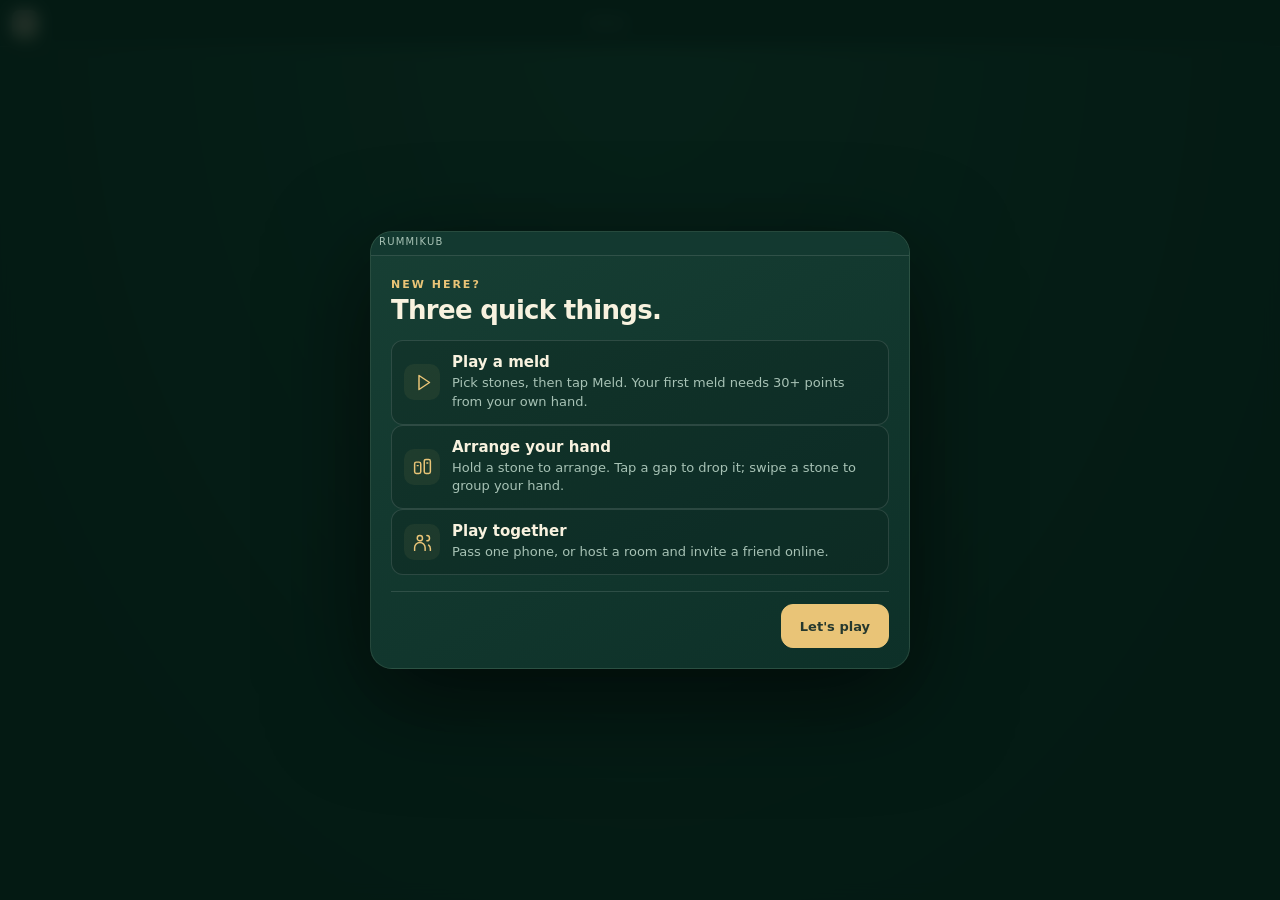
<file: index.html>
<!doctype html>
<html lang="en">
<head>
  <meta charset="utf-8">
  <meta name="viewport" content="width=device-width, initial-scale=1, viewport-fit=cover">
  <meta name="theme-color" content="#0b2823">
  <title>Rummikub Table</title>
  <link rel="stylesheet" href="./assets/app.css">
  <meta name="app-version" content="0.41.115">
  <meta name="app-built" content="2026-11-04 20:19">
  <link rel="manifest" href="manifest.webmanifest">
  <link rel="apple-touch-icon" href="icons/icon-192.png">
  <link rel="icon" href="icons/icon-192.png">
</head>
<body>
  <!-- [UIU-05] The icon sprite: every UI icon is one <symbol> here, drawn with <use>. No emoji,
       no platform glyph fonts. `ui/icons.js#icon(name)` renders the same symbols in JS. -->
  <svg class="icon-sprite" aria-hidden="true" focusable="false"><defs>
    <symbol id="ico-menu" viewBox="0 0 24 24"><path d="M4 6h16M4 12h16M4 18h16"/></symbol>
    <symbol id="ico-close" viewBox="0 0 24 24"><path d="M6 6l12 12M18 6 6 18"/></symbol>
    <symbol id="ico-chevronDown" viewBox="0 0 24 24"><path d="m6 9 6 6 6-6"/></symbol>
    <symbol id="ico-chevronRight" viewBox="0 0 24 24"><path d="m9 6 6 6-6 6"/></symbol>
    <symbol id="ico-chevronLeft" viewBox="0 0 24 24"><path d="m15 6-6 6 6 6"/></symbol>
    <symbol id="ico-undo" viewBox="0 0 24 24"><path d="M9 14 4 9l5-5"/><path d="M4 9h11a5 5 0 0 1 0 10h-4"/></symbol>
    <symbol id="ico-plus" viewBox="0 0 24 24"><path d="M12 5v14M5 12h14"/></symbol>
    <symbol id="ico-check" viewBox="0 0 24 24"><path d="m4 12 5 5L20 6"/></symbol>
    <symbol id="ico-more" viewBox="0 0 24 24"><circle cx="5" cy="12" r="1.5" fill="currentColor" stroke="none"/><circle cx="12" cy="12" r="1.5" fill="currentColor" stroke="none"/><circle cx="19" cy="12" r="1.5" fill="currentColor" stroke="none"/></symbol>
    <symbol id="ico-lock" viewBox="0 0 24 24"><rect x="5" y="11" width="14" height="9" rx="2"/><path d="M8 11V8a4 4 0 0 1 8 0v3"/></symbol>
    <symbol id="ico-arrowRight" viewBox="0 0 24 24"><path d="M4 12h16m-6-6 6 6-6 6"/></symbol>
    <symbol id="ico-expand" viewBox="0 0 24 24"><path d="M8 3H3v5m13-5h5v5M3 16v5h5m13-5v5h-5"/></symbol>
    <symbol id="ico-shrink" viewBox="0 0 24 24"><path d="M3 8h5V3m13 5h-5V3M8 21v-5H3m13 5v-5h5"/></symbol>
    <symbol id="ico-play" viewBox="0 0 24 24"><path d="m8 4 12 8-12 8z"/></symbol>
    <symbol id="ico-device" viewBox="0 0 24 24"><rect x="6" y="2" width="12" height="20" rx="3"/><path d="M10 18h4"/></symbol>
    <symbol id="ico-hand" viewBox="0 0 24 24"><rect x="3" y="7" width="7" height="13" rx="2"/><rect x="14" y="4" width="7" height="16" rx="2"/><path d="M6 11h1m10-3h1"/></symbol>
    <symbol id="ico-table" viewBox="0 0 24 24"><rect x="3" y="4" width="18" height="14" rx="3"/><path d="M7 18v3m10-3v3M8 9h8m-8 4h5"/></symbol>
    <symbol id="ico-sound" viewBox="0 0 24 24"><path d="M11 4 5 9H2v6h3l6 5zM15 8a6 6 0 0 1 0 8m3-11a10 10 0 0 1 0 14"/></symbol>
    <symbol id="ico-look" viewBox="0 0 24 24"><path d="M12 3a9 9 0 1 0 0 18h1a2 2 0 0 0 1-4 2 2 0 0 1 1-4h3a3 3 0 0 0 3-3c0-4-4-7-9-7Z"/><path d="M7 9h.01M11 6h.01M16 7h.01M6 14h.01"/></symbol>
    <symbol id="ico-data" viewBox="0 0 24 24"><path d="M3 7h18v13H3zM3 7V4h7l2 3m-4 6h8m-8 4h5"/></symbol>
    <symbol id="ico-home" viewBox="0 0 24 24"><path d="m3 10 9-7 9 7M5 9v12h14V9m-10 12v-7h6v7"/></symbol>
    <symbol id="ico-room" viewBox="0 0 24 24"><circle cx="9" cy="7" r="3"/><path d="M3 21v-3a6 6 0 0 1 12 0v3m2-17a3 3 0 0 1 0 6m2 5a5 5 0 0 1 2 4v2"/></symbol>
    <symbol id="ico-history" viewBox="0 0 24 24"><path d="M3 11a9 9 0 1 1 3 8M3 4v7h7m2-4v6l4 2"/></symbol>
    <symbol id="ico-stats" viewBox="0 0 24 24"><path d="M4 20V10m8 10V4m8 16v-7"/></symbol>
    <symbol id="ico-options" viewBox="0 0 24 24"><path d="M4 7h16M4 17h16"/><circle cx="9" cy="7" r="3"/><circle cx="15" cy="17" r="3"/></symbol>
    <symbol id="ico-help" viewBox="0 0 24 24"><circle cx="12" cy="12" r="9"/><path d="M9 9a3 3 0 1 1 5 2c-2 1-2 2-2 3m0 3h.01"/></symbol>
    <symbol id="ico-edit" viewBox="0 0 24 24"><path d="m15 4 5 5M4 20l4-1L21 6l-5-5L3 14z"/></symbol>
    <symbol id="ico-trash" viewBox="0 0 24 24"><path d="M3 6h18M9 6V3h6v3M5 6l1 15h12l1-15M10 10v7m4-7v7"/></symbol>
    <symbol id="ico-update" viewBox="0 0 24 24"><path d="M20 12a8 8 0 1 1-2.34-5.66"/><path d="M20 4v4.5h-4.5"/></symbol>
  </defs></svg>
  <header class="topbar">
    <span class="logo" aria-hidden="true">R</span>
    <span class="mode-line" id="mode-line" data-i18n="mode.onThisPhone">On this phone</span>
    <div class="row row--nowrap header-actions">
      <button class="btn btn--icon btn--update" id="btn-update" hidden data-i18n-aria="header.update" data-i18n-title="header.updateTitle" aria-label="Reload to update" title="A new version is ready"><svg class="ico" aria-hidden="true" viewBox="0 0 24 24"><use href="#ico-update"/></svg></button>
      <button class="btn btn--icon btn--badge" id="awayBadge" hidden data-i18n-aria="header.updates" data-i18n-title="header.updatesTitle" aria-label="Updates" title="What happened while you were away"><svg class="ico" aria-hidden="true" viewBox="0 0 24 24"><use href="#ico-history"/></svg><span class="badgeCount" id="awayCount"></span></button>
      <button class="btn btn--icon btn--nudge" id="btn-nudge" hidden data-i18n-aria="header.nudge" data-i18n-title="header.nudgeTitle" aria-label="Nudge" title="Nudge the current player"><svg class="ico" aria-hidden="true" viewBox="0 0 24 24"><use href="#ico-sound"/></svg></button>
      <button class="btn btn--icon btn--fullscreen" id="fullscreenBtn" data-i18n-aria="device.enterFullscreen" data-i18n-title="device.enterFullscreen" aria-label="Enter full screen" title="Enter full screen" aria-pressed="false"></button>
      <button class="btn btn--icon btn--menu" id="menuBtn" data-action="menu" data-i18n-aria="header.gameMenu" aria-label="Game menu"><svg class="ico" aria-hidden="true" viewBox="0 0 24 24"><use href="#ico-menu"/></svg></button>
    </div>
  </header>

  <div class="banner net" id="net-banner" role="status" aria-live="polite" hidden></div>

  <div class="wrap">
    <div class="players" id="players" data-i18n-aria="hud.playersAria" aria-label="Players"></div>

    <div class="status">
      <div class="row row--between row--nowrap">
        <div class="turnline">
          <strong class="turn-title" id="turn-title" data-i18n="hud.readyToPlay">Ready to play</strong>
          <small class="turn-sub" id="turn-sub"></small>
          <p class="hint statusline" id="status"></p>
        </div>
        <span class="pool" id="pool">106 in pool</span>
      </div>
      <div class="status-toast" id="toast" role="status" aria-live="polite"></div>
    </div>

    <section class="board" id="board">
      <div class="melds" id="melds"></div>
    </section>

    <section class="rackpanel" id="rackpanel">
      <!-- The in-game Hand & table drawer (v0.41.70): compact controls that slide out ABOVE the
           strip and leave the hand + felt visible, so a sort/hide/tile-size tap shows its effect
           immediately. Opened by the tools button; the rows are the same options the sheet renders. -->
      <div class="drawer" id="hand-drawer" data-i18n-aria="hand.title" aria-label="Hand &amp; table">
        <div class="drawer-head">
          <b data-i18n="hand.title">Hand &amp; table</b>
          <button class="btn btn--icon" id="btn-drawer-close" data-i18n-aria="common.close" aria-label="Close"><svg class="ico" aria-hidden="true" viewBox="0 0 24 24"><use href="#ico-close"/></svg></button>
        </div>
        <div class="drawer-body" id="drawer-body"></div>
      </div>
      <!-- Collapse lives on the panel's border, not inside the control strip (v0.41.68). -->
      <button class="btn btn--glyph rack-handle" id="btn-collapse" data-i18n-aria="device.rackCollapse" data-i18n-title="device.rackToggleTitle" aria-label="Collapse the rack" aria-expanded="true" title="Collapse or show the rack"><svg class="ico" aria-hidden="true" viewBox="0 0 24 24"><use href="#ico-chevronDown"/></svg></button>
      <!-- One control strip: [Undo] [contextual primary] + [Arrange] [more]. Placement (above or
           below the hand) is a setting; the default is above. Arrange does not add a second row —
           the same strip swaps contents to [Undo move] [Sort] [Done], so the play actions are absent
           while arranging (UIU-27, decisions #17–#18). See syncActionBar(). -->
      <div class="controlstrip">
        <div class="actions actions--game" id="game-actions">
          <button class="btn btn--undo" id="btn-undo" data-i18n-aria="game.undoLast" data-i18n-title="game.undoLast" aria-label="Undo last move" title="Undo last move"><svg class="ico" aria-hidden="true" viewBox="0 0 24 24"><use href="#ico-undo"/></svg></button>
          <button class="btn btn--meld" id="btn-meld"><svg class="ico" aria-hidden="true" viewBox="0 0 24 24"><use href="#ico-plus"/></svg> <span class="lbl" data-i18n="board.meld">Meld</span></button>
          <button class="btn btn--draw" id="btn-draw" data-i18n="game.draw">Draw</button>
          <button class="btn btn--primary btn--play" id="btn-play" data-i18n="game.endTurn">End turn</button>
          <button class="btn btn--undo-move" id="btn-undo-move" data-i18n-aria="game.undoMove" data-i18n-title="game.undoMove" aria-label="Undo move" title="Undo move" hidden><svg class="ico" aria-hidden="true" viewBox="0 0 24 24"><use href="#ico-undo"/></svg> <span class="lbl" data-i18n="game.undoMove">Undo move</span></button>
          <button class="btn" id="btn-sort" data-i18n="game.sort" hidden>Sort</button>
          <button class="btn btn--primary btn--done" id="btn-done-arrange" hidden><svg class="ico" aria-hidden="true" viewBox="0 0 24 24"><use href="#ico-check"/></svg> <span class="lbl" data-i18n="common.done">Done</span></button>
        </div>
        <!-- A finished round has no in-game action left, so this swaps in for #game-actions
             (see syncRoundActions) and gives the table its two ways forward. -->
        <div class="actions actions--round" id="round-actions" hidden>
          <button class="btn btn--primary" id="btn-next-round" data-i18n="game.nextRound">Next round</button>
          <button class="btn" id="btn-new-game" data-i18n="common.newGame">New game</button>
        </div>
        <div class="toolbar">
          <!-- UIU-21: the table stone size, one tap to cycle Small/Medium/Large, persisted per
               device. The letter is the current step; the tooltip/aria name the size in full. -->
          <button class="btn btn--chip btn--zoom" id="btn-zoom" data-i18n-title="table.size" aria-label="Stone size" title="Stone size">M</button>
          <!-- UIU-20: shown when Single cannot hold the hand at the 26 px floor — one tap switches -->
          <button class="btn btn--chip" id="btn-rack-mode" hidden data-i18n="game.rackModeMulti" data-i18n-title="game.rackModeTitle" title="Show the hand in more lines">Multi</button>
          <button class="btn btn--icon btn--arrange" id="btn-arrange" data-i18n-aria="game.arrangeLabel" data-i18n-title="game.arrangeTitle" aria-label="Arrange your rack" title="Arrange your rack" aria-pressed="false"><svg viewBox="0 0 24 24" fill="none" stroke="currentColor" stroke-width="1.6" stroke-linecap="round" stroke-linejoin="round" aria-hidden="true"><path d="M4 9h13m-4-4 4 4-4 4M20 15H7m4-4-4 4 4 4"/></svg></button>
          <button class="btn btn--icon btn--hand-tools" id="btn-hand-tools" data-i18n-aria="game.handTools" data-i18n-title="game.handToolsTitle" aria-label="Hand &amp; table tools" title="Sort and hand options"><svg class="ico" aria-hidden="true" viewBox="0 0 24 24"><use href="#ico-more"/></svg></button>
        </div>
      </div>
      <p class="rack-hint" id="rack-hint" data-i18n="rackHint.arrange">Tap a stone, then tap a gap to drop it there.</p>
      <div class="rack" id="rack"></div>
    </section>

    <!-- A second game renders its own screen here (games/tablic). The Rummikub board/rack are
         hidden by `body.tablic-mode`; the topbar and status strip (toasts) stay. -->
    <section class="tablic-root" id="tablic-root" hidden></section>
  </div>

  <!-- The turn signal: one "who plays next" strip for every table. It OVERLAYS the chrome (fixed,
       not in flow), so the chrome never jumps. In pass & play it gates the hand-over (hides the
       hand, Ready button); online and solo it auto-dismisses. -->
  <div class="ov-curtain" id="ov-curtain" hidden>
    <div class="curtaininner">
      <span class="curtaindot" aria-hidden="true"></span>
      <div class="curtaintext">
        <div class="eyebrow" id="curtain-eyebrow" data-i18n="curtain.eyebrow">Pass &amp; play</div>
        <h2 id="curtain-title" data-i18n="curtain.title">Pass the phone</h2>
        <p id="curtain-sub" data-i18n="curtain.sub">Stones stay hidden until Ready.</p>
      </div>
      <button class="btn btn--primary" id="curtain-btn" data-action="dismiss-curtain" data-i18n="curtain.ready">I'm ready</button>
    </div>
  </div>

  <div class="ov" id="ov-dialog" hidden>
    <div class="card" id="dialog-card"></div>
  </div>
  <script type="module" src="./assets/app.js"></script>
<script>
if('serviceWorker' in navigator && location.protocol.indexOf('http')===0){
  addEventListener('load',function(){navigator.serviceWorker.register('sw.js').catch(function(){})});
}
</script>
</body>
</html>
</file>
<file: assets/app.css>
:root{color-scheme:dark;--p-blue-a1f: #2f7fe01f;--p-blue-01: #8bc7ff;--p-blue-02: #b8c8d0;--p-blue-03: #8da0ab;--p-blue-04: #6d7f96;--p-blue-05: #206bc3;--p-blue-06: #145cbd;--p-blue-07: #004fad;--p-blue-08: #225b76;--p-blue-09: #344155;--p-blue-10: #303b53;--p-blue-11: #252b32;--p-blue-12: #1e2b39;--p-blue-13: #102e46;--p-blue-14: #1b2536;--p-blue-15: #141c2d;--p-blue-16: #0b1422;--p-cream-01: #f8f2df;--p-gold-a10: #e9c47710;--p-gold-a12: #e9c47712;--p-gold-a14: #e9c47714;--p-gold-a1f: #e9c4771f;--p-gold-a26: #e9c47726;--p-gold-a35: #e9c47735;--p-gold-a55: #e9c47755;--p-gold-a59: #e9c47759;--p-gold-a66: #e9c47766;--p-gold-aa3: #e9c477a3;--p-gold-acc: #e9c477cc;--p-gold-01: #e7dcc0;--p-gold-02: #f6d99f;--p-gold-03: #f1d497;--p-gold-04: #ffd085;--p-gold-05: #cec0a0;--p-gold-06: #e9c477;--p-gold-07: #b4a37f;--p-gold-08: #b2a078;--p-gold-09: #ad8b44;--p-gold-10: #7c6c4d;--p-gold-11: #b96609;--p-gold-12: #97500a;--p-gold-13: #8b4900;--p-green-a30: #9fc9ac30;--p-green-a3f: #6f8e773f;--p-green-a50: #a8d4b650;--p-green-a99: #7d968a99;--p-green-01: #c6dfcc;--p-green-02: #c3dfcb;--p-green-03: #bed9c6;--p-green-04: #a5f0d1;--p-green-05: #a9cfb9;--p-green-06: #a7c2b5;--p-green-07: #8fbf9f;--p-green-08: #476b59;--p-green-09: #293e32;--p-green-10: #25382e;--p-green-11: #1e3027;--p-ink-a11: #0001;--p-ink-a22: #0002;--p-ink-a33: #0003;--p-ink-a40: #00000040;--p-ink-a44: #0004;--p-ink-a99: #0009;--p-ink-01: #7d8178;--p-ink-02: #111111;--p-mint-a12: #3ddc9712;--p-mint-a30: #213d3430;--p-mint-a80: #3ddc9780;--p-mint-a90: #143b2d90;--p-mint-acc: #0b2823cc;--p-mint-add: #041912dd;--p-mint-af5: #143a30f5;--p-mint-01: #8bf0bd;--p-mint-02: #76d9ba;--p-mint-03: #37a97d;--p-mint-04: #247a59;--p-mint-05: #276548;--p-mint-06: #27644a;--p-mint-07: #245d49;--p-mint-08: #24583e;--p-mint-09: #1d5947;--p-mint-10: #1b4938;--p-mint-11: #1a4738;--p-mint-12: #213b2c;--p-mint-13: #173f34;--p-mint-14: #173f32;--p-mint-15: #133f36;--p-mint-16: #103328;--p-mint-17: #102d25;--p-mint-18: #0d3028;--p-mint-19: #0d2e28;--p-mint-20: #0b2e25;--p-mint-21: #0b2823;--p-mint-22: #0a2822;--p-mint-23: #08251f;--p-mint-24: #071e19;--p-purple-01: #d9b4ff;--p-purple-02: #8547ad;--p-purple-03: #7c329f;--p-purple-04: #68218a;--p-red-a26: #e9575726;--p-red-a66: #e9575766;--p-red-01: #ffb3a5;--p-red-02: #ff919a;--p-red-03: #ff7f70;--p-red-04: #c43d3b;--p-red-05: #bb243a;--p-red-06: #b31529;--p-red-07: #6b3447;--p-red-08: #351d2a;--p-white-a05: #ffffff05;--p-white-a08: #ffffff08;--p-white-a0c: #ffffff0c;--p-white-a0d: #ffffff0d;--p-white-a14: #ffffff14;--p-white-a18: #ffffff18;--p-white-a19: #ffffff19;--p-white-a1f: #ffffff1f;--p-white-a22: #fff2;--p-white-a25: #ffffff25;--p-white-01: #fff;--p-white-02: #ffffff;--p-white-03: #fffefa;--p-white-04: #fffdf5;--p-white-05: #f4f5fa;--p-white-06: #e5edf0;--p-white-07: #899087;--c-bg: var(--p-mint-21);--c-bg-top: var(--p-mint-22);--c-bg-status: var(--p-mint-23);--c-bg-sunken: var(--p-mint-24);--c-panel: var(--p-mint-15);--c-panel-2: var(--p-mint-18);--c-panel-arranging: var(--p-mint-10);--c-card: var(--p-mint-13);--c-nav: var(--p-mint-af5);--c-veil: var(--p-mint-add);--c-chip: var(--p-mint-20);--c-strip: var(--p-mint-05);--c-insert: var(--p-mint-12);--c-text: var(--p-cream-01);--c-text-muted: var(--p-green-06);--c-text-dim: var(--p-green-07);--c-on-accent: var(--p-green-10);--c-line: var(--p-white-a1f);--c-line-soft: var(--p-white-a14);--c-gold: var(--p-gold-06);--c-gold-line: var(--p-gold-a66);--c-gold-glow: var(--p-gold-a55);--c-gold-soft: var(--p-gold-a26);--c-ok: var(--p-mint-02);--c-ok-glow: var(--p-mint-a80);--c-ok-veil: var(--p-mint-a12);--c-danger: var(--p-red-03);--c-danger-line: var(--p-red-a66);--c-danger-veil: var(--p-red-a26);--c-warn: var(--p-gold-03);--c-blue: var(--p-blue-05);--c-blue-veil: var(--p-blue-a1f);--c-felt-center: var(--p-mint-08);--c-felt-edge: var(--p-mint-16);--bg: var(--c-bg);--panel: var(--c-panel);--line: var(--c-line);--muted: var(--c-text-muted);--cream: var(--c-text);--gold: var(--c-gold);--red: var(--p-red-04);--blue: var(--p-blue-05);--orange: var(--p-gold-11);--black: var(--p-blue-11);--felt-center: var(--c-felt-center);--felt-edge: var(--c-felt-edge);--s-1: 4px;--s-2: 6px;--s-3: 8px;--s-4: 12px;--s-5: 14px;--s-6: 20px;--r-1: 5px;--r-2: 8px;--r-3: 11px;--r-4: 12px;--t-1: 9px;--t-2: 10px;--t-3: 12px;--t-4: 13px;--t-5: 15px;--t-6: 18px;--ctl-h: 34px;--tap-min: 44px;--e-1: 0 -8px 24px var(--p-ink-a33);--e-2: 0 30px 100px var(--p-ink-a99);--e-3: 0 24px 80px var(--p-ink-a44);--dur-1: .12s;--dur-2: .18s;--dur-3: .2s;--dur-4: .25s;--ease-1: ease;--safe-top: env(safe-area-inset-top, 0px);--safe-bottom: env(safe-area-inset-bottom, 0px)}*{box-sizing:border-box;-webkit-tap-highlight-color:transparent}html,body{height:100%;overflow:hidden}body{margin:0;height:100dvh;display:flex;flex-direction:column;background:radial-gradient(ellipse at top,var(--p-mint-09),var(--bg) 80%);color:var(--cream);font:13px system-ui,-apple-system,Segoe UI,Roboto,sans-serif;padding-top:var(--safe-top);-webkit-font-smoothing:antialiased;transition:background var(--dur-4) var(--ease-1)}button,input,select,textarea{font:inherit}button,.btn{cursor:pointer;border:1px solid var(--line);border-radius:var(--r-4);padding:11px 14px;color:inherit;background:var(--p-white-a0d);font-weight:650;touch-action:manipulation}@media(hover:hover){button:hover{background:var(--p-white-a19)}}button:disabled{opacity:.35;cursor:default}button:focus-visible,input:focus-visible{outline:3px solid var(--gold);outline-offset:3px}small,.muted{color:var(--muted)}small{font-size:var(--t-3)}.eyebrow{font-size:11px;letter-spacing:2px;color:var(--gold);font-weight:750;text-transform:uppercase}.pill{font-size:11px;color:var(--muted);font-weight:650}.hint{font-size:var(--t-3);color:var(--muted);line-height:1.6}.empty{font-size:var(--t-3);padding:40px 10px;color:var(--muted);text-align:center;line-height:1.7}.empty .lead{display:block;font-size:17px;font-weight:600;color:var(--cream)}.banner{flex:none;margin:0;padding:9px 14px;font-size:var(--t-3);font-weight:700;text-align:center;background:linear-gradient(90deg,var(--c-gold-soft),var(--c-blue-veil));border-bottom:1px solid var(--c-gold-line)}.banner.net{background:linear-gradient(90deg,var(--c-danger-veil),var(--p-gold-a1f));border-color:var(--c-danger-line)}.banner[hidden]{display:none}.btn--primary,.primary,.btn.play{background:var(--gold);color:var(--c-on-accent);border-color:var(--gold)}@media(hover:hover){.btn--primary:hover,.primary:hover,.btn.play:hover{background:var(--p-gold-02)}}.btn--secondary,.btn.blue{background:var(--blue);color:var(--p-white-01);border-color:var(--blue)}@media(hover:hover){.btn--secondary:hover,.btn.blue:hover{filter:brightness(1.12)}}.btn--ghost{background:none;border-color:transparent;color:var(--c-text-muted)}.btn--danger{background:var(--c-danger);border-color:var(--c-danger);color:var(--c-on-accent)}.btn--icon{min-width:var(--ctl-h)}.ico{display:inline-block;width:1.1em;height:1.1em;fill:none;stroke:currentColor;stroke-width:1.7;stroke-linecap:round;stroke-linejoin:round;vertical-align:-.16em}.btn--icon .ico,.btn--glyph .ico{width:20px;height:20px}.icon-sprite{position:absolute;width:0;height:0;overflow:hidden}.toolbar .btn--glyph{font-size:var(--t-6)}.row{display:flex;align-items:center;gap:9px;flex-wrap:wrap}.row>.btn,.row>button,.row>a{flex:1}.row--fit>.btn,.row--fit>button,.row--fit>a,.row--fit>*{flex:0 0 auto}.row--between{justify-content:space-between}.row--nowrap{flex-wrap:nowrap}.stack{display:flex;flex-direction:column;gap:9px}.topbar{flex:0 0 44px;display:flex;align-items:center;justify-content:space-between;gap:var(--s-3);padding:1px max(12px,env(safe-area-inset-right)) 1px max(12px,env(safe-area-inset-left));background:var(--c-bg-top);border-bottom:1px solid var(--line)}.brand{display:flex;align-items:center;gap:10px;min-width:0}.logo{width:27px;height:34px;border-radius:6px;flex:0 0 auto;background:linear-gradient(140deg,var(--p-white-04),var(--p-gold-01));border:1px solid var(--p-gold-05);color:var(--red);font-weight:900;font-size:16px;display:grid;place-items:center;box-shadow:0 3px 0 var(--p-gold-07)}.brand h1{font-size:var(--t-5);margin:0;letter-spacing:0;white-space:nowrap}.topbar .logo{width:26px;height:26px;font-size:15px;border-radius:7px}.mode-line{flex:1;min-width:0;color:var(--p-green-05);font-size:var(--t-3);text-align:center;white-space:nowrap;overflow:hidden;text-overflow:ellipsis}.topbar button{padding:6px 10px;min-height:44px;min-width:44px;font-size:var(--t-3)}.header-actions .btn--badge{position:relative}.badgeCount{position:absolute;top:3px;right:3px;min-width:15px;height:15px;padding:0 3px;border-radius:999px;background:var(--gold);color:var(--p-mint-17);font-size:9px;font-weight:800;line-height:15px;text-align:center}.badgeCount:empty{display:none}.header-actions{flex:0 0 auto;gap:4px}.header-actions>.btn{flex:0 0 auto}.header-actions .sectionIcon{width:20px;height:20px;background:none;color:inherit}.header-actions button[hidden]{display:none}.topbar .btn--menu{font-size:17px;line-height:1;padding:4px 11px}.topbar .btn--nudge{color:var(--c-warn)}.btn--nudge[hidden]{display:none}.topbar .btn--update{color:var(--gold)}.topbar .btn--update[hidden]{display:none}.wrap{width:100%;max-width:none;flex:1;min-height:0;display:flex;flex-direction:column;padding:0;gap:0}.tablic-root{flex:1 1 auto;min-height:0;display:flex;flex-direction:column;overflow:hidden}.tablic-root[hidden]{display:none}body.tablic-mode .players,body.tablic-mode .board,body.tablic-mode .rackpanel,body.tablic-mode .status>.row{display:none}.players{flex:0 0 40px;display:flex;gap:0;margin:0;padding:0 max(7px,env(safe-area-inset-right)) 0 max(7px,env(safe-area-inset-left));border-bottom:1px solid var(--line);overflow-x:auto;scrollbar-width:none}.players::-webkit-scrollbar{display:none}.player{flex:1 1 0;min-width:74px;display:flex;gap:var(--s-2);align-items:center;border:0;border-radius:0;padding:1px 7px;background:none;--playerColor: var(--c-ok)}.player.active{background:color-mix(in srgb,var(--playerColor) 16%,transparent);box-shadow:inset 0 -3px var(--playerColor)}.playerInitial{width:26px;height:26px;flex:0 0 26px;display:grid;place-items:center;border-radius:50%;font-size:var(--t-2);font-weight:850;background:var(--playerColor);color:var(--p-mint-17)}.player.active .playerInitial{box-shadow:0 0 0 2px var(--p-mint-19),0 0 0 3px var(--playerColor),0 0 10px color-mix(in srgb,var(--playerColor) 60%,transparent)}.playerInfo{min-width:0}.playerInfo b{display:block;font-size:var(--t-3);line-height:1.35;overflow:hidden;text-overflow:ellipsis;white-space:nowrap}.botChip{margin-left:5px;padding:0 5px;border-radius:999px;vertical-align:middle;background:var(--p-white-a0d);border:1px solid var(--line);color:var(--muted);font-size:9px;font-weight:800;letter-spacing:.4px;text-transform:uppercase}body.bot-turn .rackpanel{opacity:.6}.playerInfo small{display:block;font-size:var(--t-2);line-height:1.4;color:var(--muted);overflow:hidden;text-overflow:ellipsis;white-space:nowrap}.status{flex:0 0 57px;position:relative;display:block;padding:4px max(12px,env(safe-area-inset-right)) 4px max(12px,env(safe-area-inset-left));background:var(--c-bg-status);overflow:hidden}.status>.row{height:100%}.turnline{flex:1;display:grid;align-content:center;gap:2px;min-width:0}.status strong{font-size:12px;line-height:16px;font-weight:700;white-space:nowrap;overflow:hidden;text-overflow:ellipsis}.status .turn-sub{display:block;font-size:11px;line-height:15px;color:var(--muted);white-space:nowrap;overflow:hidden;text-overflow:ellipsis;min-width:0}.pool{font-size:var(--t-2);color:var(--muted);padding:4px 6px;border:1px solid var(--line);border-radius:8px;white-space:nowrap}.statusline{flex:1 1 auto;min-width:0;margin:0;font-size:var(--t-3);line-height:14px;white-space:nowrap;overflow:hidden;text-overflow:ellipsis}.yourTurn .status{box-shadow:inset 3px 0 var(--c-ok)}.yourTurn .turn-title{color:var(--p-green-04)}@keyframes cueTap{0%,to{filter:brightness(1);translate:0}35%{filter:brightness(1.35);translate:-3px}70%{translate:3px}}@keyframes cueEnter{0%{opacity:0;translate:0 -7px}to{opacity:1;translate:0}}.yourTurn .status{animation:cueEnter var(--dur-4) ease}.cue-flash{animation:cueEnter .28s ease}.players.cue-flash .player.active .playerInitial{animation:cueTap .3s ease 2}@media(prefers-reduced-motion:reduce){.yourTurn .status,.cue-flash,.players.cue-flash .player.active .playerInitial{animation:none}}.status .status-toast{position:static;width:100%;margin:0;padding:0;color:var(--gold);font-size:12px;line-height:20px;white-space:normal;overflow:hidden;max-height:40px;pointer-events:none}.status .status-toast:empty{display:none}.status:has(.status-toast:not(:empty))>.row{display:none}.board{flex:1;min-height:0;border:0;border-radius:0;margin:0;overflow:auto;-webkit-overflow-scrolling:touch;overscroll-behavior:contain;padding:14px max(10px,env(safe-area-inset-right)) 14px max(10px,env(safe-area-inset-left));background:radial-gradient(ellipse at center,var(--felt-center),var(--felt-edge));box-shadow:inset 0 8px 25px var(--p-ink-a11);transition:background var(--dur-3)}.melds{display:flex;flex-wrap:wrap;gap:20px 12px;align-content:flex-start;min-height:100%}.tableEmpty{width:100%;align-self:center;margin:auto;padding:24px;max-width:360px;text-align:center;color:var(--muted);font-size:13px;line-height:1.7}.tableEmpty .lead{display:block;font-size:20px;color:var(--cream);margin-bottom:8px}.board--empty{display:flex;align-items:center;justify-content:center}.board--empty .melds{width:100%;min-height:0}body.recap .melds{pointer-events:none}body.recap .melds .meldbar{display:none}@media(max-width:480px){.players:has(.player:nth-child(4)) .playerInitial{display:none}}.rackpanel{position:relative;flex:0 0 auto;display:grid;grid-template-columns:minmax(0,1fr);gap:6px;padding:6px max(10px,env(safe-area-inset-right)) calc(8px + var(--safe-bottom)) max(10px,env(safe-area-inset-left));background:var(--c-panel-2);border-top:1px solid var(--line);box-shadow:var(--e-1);transition:background var(--dur-2),box-shadow .18s}.rack-handle{position:absolute;top:-22px;left:50%;transform:translate(-50%);z-index:2;min-height:44px;min-width:48px;padding:0;display:grid;place-items:center;background:none;border:0;color:var(--muted);font-size:var(--t-3);line-height:1}.rack-handle:before{content:"";position:absolute;left:0;right:0;top:11px;height:22px;z-index:-1;border-radius:0 0 10px 10px;background:var(--c-panel-2);border:1px solid var(--line);border-top:0}.drawer{display:none;grid-row:1}.drawer.open{display:block;max-height:min(52vh,360px);overflow-y:auto;overscroll-behavior:contain;padding-bottom:6px;animation:drawerIn var(--dur-2) ease}@keyframes drawerIn{0%{opacity:0;transform:translateY(8px)}to{opacity:1;transform:none}}@media(prefers-reduced-motion:reduce){.drawer.open{animation:none}}.drawer-head{display:flex;align-items:center;justify-content:space-between;gap:8px;margin:0 2px 6px}.drawer-head b{font-size:var(--t-3)}.drawer-head .btn--icon{min-width:40px;min-height:40px;padding:0;font-size:22px;border:0;background:none;color:var(--muted)}.drawer .menuList{border-radius:12px}.drawer .menuList--actions>.menuRow{min-height:56px;padding:9px 11px}.drawer .sectionLabel{margin:12px 0 6px}.controlstrip{grid-row:2;display:flex;align-items:center;justify-content:center;flex-wrap:nowrap;gap:6px;min-width:0;min-height:44px}.toolbar{order:2;display:flex;align-items:center;gap:2px;flex:0 0 auto}.toolbar .btn--icon{border:0;background:none;color:var(--muted);min-width:44px;min-height:44px;padding:0;border-radius:12px}.toolbar .btn--icon svg{width:21px;height:21px}.toolbar .btn--icon[aria-pressed=true]{color:var(--gold);background:var(--p-white-a0d)}@media(hover:hover){.toolbar .btn--icon:hover{color:var(--cream);background:var(--p-white-a0d)}}.toolbar .btn--chip{min-height:44px;min-width:44px;padding:3px 8px;font-size:var(--t-2);border-radius:var(--r-2)}.toolbar .btn--zoom{min-width:44px;padding:3px 6px;font-weight:800;letter-spacing:.5px}.rack-hint{display:none;color:var(--p-green-02);font-size:11px;line-height:1.5;margin:5px 4px 0}.rack-hint.on{display:block}.actions{order:1;display:flex;flex-wrap:nowrap;align-items:stretch;justify-content:center;gap:6px;margin:0;min-height:0}.actions>button{flex:0 0 auto;min-width:44px;min-height:44px;padding:8px 12px;font-size:var(--t-3);border-radius:10px}.actions>.btn--undo{min-width:46px;padding:5px 0;font-size:16px}.actions[hidden]{display:none}.actions--game .btn--meld{background:var(--c-strip)}.rackpanel>.rack{grid-row:4;min-width:0}.rack-hint{grid-row:3}.rackpanel.strip-below>.rack{grid-row:2}.rackpanel.strip-below .controlstrip{grid-row:4}.rackpanel.collapsed .rack,.rackpanel.collapsed .rack-hint,body.arranging .rackpanel.crowded .btn--undo-move .lbl{display:none}@media(max-width:380px){body.arranging .btn--undo-move .lbl,body.arranging .btn--hand-tools{display:none}}body.arranging .rackpanel{border-top-color:var(--gold);background:linear-gradient(160deg,var(--c-panel-arranging),var(--c-panel-2));box-shadow:var(--e-1)}body[data-tsize=s] .board .tile{--tw: 28px}body[data-tsize=l] .board .tile{--tw: 43px}@media(max-height:500px){.topbar{flex:0 0 44px;padding:1px max(10px,env(safe-area-inset-right)) 1px max(10px,env(safe-area-inset-left))}.brand h1{font-size:14px}.mode-line{font-size:var(--t-3)}.topbar button{min-height:40px;padding:5px 8px}.players{flex:0 0 26px}.playerInitial{width:20px;height:20px;flex-basis:20px;font-size:var(--t-1)}.playerInfo b{font-size:11px;line-height:1.15}.playerInfo small{font-size:9px;line-height:1.15}.status{flex:0 0 22px;padding:2px max(10px,env(safe-area-inset-right)) 2px max(10px,env(safe-area-inset-left))}.turnline{display:flex;align-items:center;gap:12px}.status strong{flex:0 1 auto;font-size:11px}.statusline{flex:1;font-size:11px;white-space:nowrap;display:block;line-height:16px}.pool{display:none}.statusline{display:block}.statusline.error{display:block;margin-top:2px}.rackpanel{grid-template-columns:minmax(0,1fr) auto;gap:2px 8px;padding:2px max(8px,env(safe-area-inset-right)) calc(3px + var(--safe-bottom)) max(8px,env(safe-area-inset-left))}.drawer{grid-column:1 / -1;grid-row:1;max-height:min(46vh,190px)}.controlstrip{grid-column:1 / -1;grid-row:2;min-height:40px;gap:4px;justify-content:space-between}.rackpanel>.rack{grid-column:1 / -1;grid-row:3}.toolbar button{min-height:40px;min-width:40px;padding:5px 8px}.toolbar .btn--chip{min-height:40px;min-width:40px}.toolbar .btn--icon{min-width:40px;min-height:40px;padding:0}.toolbar .btn--glyph{font-size:16px}.actions{gap:4px}.actions>button{min-height:40px;padding:5px 8px}.rack-hint{grid-column:1 / -1;grid-row:4;font-size:var(--t-2);margin-top:0;line-height:1.35}.rackpanel.strip-below .controlstrip{grid-row:3}.rackpanel.strip-below>.rack{grid-row:2}}@media(max-height:420px){.topbar{flex-basis:44px}.brand h1{font-size:13px}.topbar button{min-height:40px;padding:5px 8px}.players{flex-basis:26px}.playerInitial{width:18px;height:18px;flex-basis:18px;font-size:8px}.status{flex:0 0 22px}.rackpanel{padding-block:2px calc(3px + var(--safe-bottom))}.controlstrip{min-height:40px;gap:4px}.toolbar button{min-height:40px;min-width:40px;padding:5px 8px}.toolbar .btn--icon{min-width:40px;min-height:40px;padding:0}.toolbar .btn--chip{min-height:40px;min-width:40px}.actions button{padding:5px 8px}}.tile{--stone-ratio: 1.39;--stone-round: .18;--tw: 34px;--th: calc(var(--tw) * var(--stone-ratio));--tf: calc(var(--tw) * .66);--r-stone: calc(var(--tw) * var(--stone-round));position:relative;flex:0 0 auto;width:var(--tw);height:var(--th);display:grid;place-items:center;padding:0;appearance:none;text-align:center;background-color:var(--stone-bg, var(--p-white-04));background-image:var(--stone-face, linear-gradient(140deg, var(--p-white-04), var(--p-gold-01)));border:1px solid var(--stone-edge, var(--p-gold-05));border-radius:var(--r-stone);box-shadow:inset 0 calc(var(--tw) * .055) calc(var(--tw) * .07) #ffffff80,inset 0 calc(var(--tw) * -.07) calc(var(--tw) * .1) #00000029,0 calc(var(--tw) * .045) calc(var(--tw) * .09) #0000004d,0 calc(var(--tw) * .16) calc(var(--tw) * .28) #0003;color:var(--stone-black, var(--p-blue-11));font-size:var(--tf);font-weight:var(--stone-weight, 850);line-height:1;user-select:none;-webkit-user-select:none;cursor:pointer;touch-action:pan-x pan-y;transition:transform var(--dur-1),outline-color .12s,filter .12s,box-shadow .12s}.tile:before{content:"";position:absolute;inset:calc(var(--tw) * .085);border-radius:calc(var(--tw) * var(--stone-round) * .7);background:linear-gradient(180deg,#ffffff38,#fff0 42%);box-shadow:inset 0 1px 1px #00000021,0 1px #ffffff73;pointer-events:none}.tile .n{position:relative;z-index:1}.tile:after{content:attr(data-mark);position:absolute;left:0;right:0;bottom:3px;text-align:center;font-size:7px;opacity:.7}.tile.red{color:var(--stone-red, var(--p-red-04))}.tile.blue{color:var(--stone-blue, var(--c-blue))}.tile.amber{color:var(--stone-orange, var(--p-gold-11))}.tile.black{color:var(--stone-black, var(--p-blue-11))}.tile.joker{color:var(--stone-joker, var(--p-purple-02))}@media(hover:hover){.tile:hover{background-image:none;background-color:var(--stone-hover, var(--p-white-04))}}.tile.selected,.tile.sel{outline:3px solid var(--gold);outline-offset:0;z-index:5;transform:translateY(-5px);box-shadow:inset 0 calc(var(--tw) * .055) calc(var(--tw) * .07) #ffffff8c,inset 0 calc(var(--tw) * -.07) calc(var(--tw) * .1) #00000024,0 calc(var(--tw) * .1) calc(var(--tw) * .18) #00000042,0 calc(var(--tw) * .3) calc(var(--tw) * .44) #00000042}.tile.tap{background-image:none;background-color:var(--stone-hover, var(--p-white-04))}.tile.fresh{border-top:3px solid var(--p-mint-03)}@media(min-width:700px){.tile{--tw: 39px}}.tile.mini{--tw: 26px;--tf: 16px}.tile.mini:after{font-size:6px;bottom:3px}.tile.reveal{--tw: 92px;--tf: 54px}.tile.reveal:after{font-size:var(--t-5);bottom:13px}.meldwrap{position:relative;padding:4px 5px;border:1px solid var(--c-line-soft);background:var(--p-ink-a11);border-radius:var(--r-2)}.meldwrap.invalid{border-color:var(--c-danger)}.meldwrap.drop:not(.invalid){border-color:var(--p-gold-acc);background:var(--p-gold-a14)}.meld{display:flex;align-items:center;gap:3px;padding:3px 1px 5px}.meldbar{display:none}.selecting .meldbar{display:flex;position:absolute;left:4px;right:4px;top:100%;z-index:3}.selecting .meldbar span{display:none}.selecting .meldbar button{width:100%;padding:2px 6px;font-size:var(--t-2);line-height:1.25;border-radius:var(--r-1);color:var(--c-gold);background:var(--c-panel-2)}.moveTag{position:absolute;top:-7px;right:4px;z-index:2;max-width:95%;font-size:8px;line-height:1;background:var(--c-chip);color:var(--moveColor, var(--gold));padding:2px 4px;border:1px solid var(--moveColor, var(--gold));border-radius:var(--r-1);pointer-events:none;overflow:hidden;white-space:nowrap;text-overflow:ellipsis}.tile.lastAdded{outline:2px solid var(--moveColor);outline-offset:1px}.tile.lastMoved{outline:2px dashed var(--moveColor);outline-offset:1px}@keyframes tileLeave{0%{opacity:1}to{opacity:0;transform:scale(.9)}}.tile.tile-ghost{position:fixed;margin:0;z-index:40;pointer-events:none;animation:tileLeave .24s var(--ease-1, ease) forwards}@media(prefers-reduced-motion:reduce){.tile.tile-ghost{animation:none}}.tile.joker .n{font-size:.8em}.rack{display:flex;flex-wrap:wrap;align-content:flex-start;gap:var(--s-2);padding:8px 4px 5px;justify-content:safe center;max-height:112px;overflow-y:auto;overscroll-behavior:contain;-webkit-overflow-scrolling:touch;scroll-padding:12px;scrollbar-width:none;user-select:none;-webkit-user-select:none;touch-action:pan-y}.rack::-webkit-scrollbar{display:none}.rack .tile{--tw: 33px;--tf: 22px;-webkit-touch-callout:none;touch-action:pan-y}.rack .seam{flex:0 0 auto;align-self:stretch;width:15px;margin-left:-6px;margin-right:-6px;position:relative;display:grid;place-items:center;border:0;padding:0;background:none;cursor:pointer}.rack .seam:before{content:"";width:2px;border-radius:2px;height:70%;background:linear-gradient(180deg,var(--c-gold-soft),var(--c-gold),var(--c-gold-soft))}.rack .seam .x{position:absolute;top:1px;left:50%;transform:translate(-50%);width:15px;height:15px;border-radius:50%;border:1px solid var(--c-gold-line);background:var(--c-panel);color:var(--c-gold);font-size:var(--t-1);line-height:1;display:grid;place-items:center}.rack.arranging .seam .x{border-color:var(--c-gold)}.rack .seam:focus-visible{outline:2px solid var(--c-gold);outline-offset:2px}.rack.single,.rack.multi{max-height:calc(var(--rack-lines, 2) * (var(--rack-tw, 33px) * 1.39) + (var(--rack-lines, 2) - 1) * var(--s-2) + 13px)}.rack.single{flex-wrap:nowrap;overflow-x:auto;overflow-y:hidden}.rack.multi{flex-wrap:wrap;overflow-y:auto}.rack.single.crowded{flex-wrap:wrap}.rack.single .tile,.rack.multi .tile{--tw: var(--rack-tw, 33px);--tf: calc(var(--tw) * .66);flex:0 0 auto}.rack.hidden .tile{filter:grayscale(.35) brightness(.72)}.rack.hidden .tile .n,.rack.hidden .tile:after{opacity:0}.statusline{margin-top:0}.statusline.error{color:var(--p-red-01)}.statusline.good{color:var(--p-mint-01)}.rack.arranging{box-shadow:inset 0 0 0 2px var(--p-gold-aa3)}.rack.arranging .tile.selected,.rack.arranging .tile.sel{transform:translateY(-3px)}.rack .insertSource{outline:3px solid var(--gold);transform:translateY(-3px);box-shadow:0 5px 0 var(--p-gold-09),0 0 15px var(--p-gold-a35)}.rack .insertSource:before{content:"1";position:absolute;top:2px;right:3px;z-index:2;width:14px;height:14px;border-radius:50%;background:var(--gold);color:var(--c-insert);font-size:var(--t-1);font-weight:800;display:grid;place-items:center}.rack.arranging:has(.insertSource) .tile:not(.insertSource){outline:1px dashed var(--c-gold-glow);outline-offset:1px}.holdPending{animation:holdReady .45s linear forwards}@keyframes holdReady{to{box-shadow:0 0 0 3px var(--gold)}}.justInserted{animation:insertDone .4s ease}@keyframes insertDone{0%{transform:translateY(-4px)}to{transform:none}}.insert-marker{position:fixed;z-index:6;width:3px;border-radius:2px;background:var(--gold);box-shadow:0 0 8px var(--p-gold-a66);transform:translate(-50%);pointer-events:none;opacity:0}.insert-marker.on{opacity:1}@media(prefers-reduced-motion:reduce){.holdPending,.justInserted{animation:none}.holdPending{outline:2px solid var(--gold)}}.rack-gap{height:46px;width:33px;border-radius:6px;border:2px dashed var(--gold);background:var(--c-gold-soft);box-shadow:inset 0 0 14px var(--p-gold-a59)}.rack.arranging .rack-gap{height:69px;width:50px;border-radius:9px}@media(max-height:500px){.rack.single{flex-wrap:nowrap;align-items:flex-start;overflow-x:auto;overflow-y:hidden;max-height:none;justify-content:safe center;padding:8px 4px 2px;gap:var(--s-2)}}@media(max-height:420px){.rack{padding:8px 4px 2px}}.pcard{--cw: 46px;--ch: calc(var(--cw) * 1.4);position:relative;flex:0 0 auto;width:var(--cw);height:var(--ch);display:block;padding:0;appearance:none;background-color:var(--card-face, var(--p-cream-01));background-image:var(--card-gradient, linear-gradient(158deg, var(--p-cream-01), var(--p-gold-01)));border:1px solid var(--card-edge, var(--p-gold-05));border-radius:calc(var(--cw) * .12);box-shadow:inset 0 0 0 calc(var(--cw) * .03) #ffffff73,inset 0 calc(var(--cw) * -.05) calc(var(--cw) * .08) #0000001a,0 calc(var(--cw) * .03) calc(var(--cw) * .06) #0000004d;color:var(--card-black, var(--p-blue-11));font-weight:800;line-height:1;user-select:none;-webkit-user-select:none;cursor:pointer;touch-action:pan-x pan-y;transition:transform var(--dur-1),outline-color .12s,box-shadow .12s}.pcard.red{color:var(--card-red, var(--p-red-05))}.pcard.black{color:var(--card-black, var(--p-blue-11))}.pc-idx{position:absolute;display:flex;flex-direction:column;align-items:center;line-height:.92;font-weight:800}.pc-idx b{font-size:calc(var(--cw) * .26)}.pc-idx i{font-size:calc(var(--cw) * .2);font-style:normal}.pc-idx.tl{top:calc(var(--cw) * .07);left:calc(var(--cw) * .09)}.pc-idx.br{bottom:calc(var(--cw) * .07);right:calc(var(--cw) * .09);transform:rotate(180deg)}.pc-face{position:absolute;inset:0;display:flex;flex-direction:column;align-items:center;justify-content:center;gap:calc(var(--cw) * .01)}.pc-face .pc-big{font-size:calc(var(--cw) * .5)}.pc-face .pc-suit{font-size:calc(var(--cw) * .32)}@media(hover:hover){.pcard:hover{background-image:none;background-color:var(--card-face, var(--p-cream-01))}}.pcard.sel{outline:3px solid var(--gold);outline-offset:0;z-index:5;transform:translateY(-5px);box-shadow:inset 0 0 0 calc(var(--cw) * .03) #ffffff80,0 calc(var(--cw) * .08) calc(var(--cw) * .14) #00000042,0 calc(var(--cw) * .22) calc(var(--cw) * .34) #0000003d}.pcard.back{background-image:repeating-linear-gradient(45deg,var(--p-blue-08),var(--p-blue-08) 6px,var(--p-blue-13) 6px,var(--p-blue-13) 12px);border-color:var(--p-gold-05)}.pcard.back .pc-weave{position:absolute;inset:calc(var(--cw) * .08);border:1px solid var(--p-gold-a66);border-radius:calc(var(--cw) * .08)}.pcard.mini{--cw: 30px}.pcard.reveal{--cw: 92px}@media(min-width:700px){.pcard{--cw: 52px}.pcard.mini{--cw: 30px}.pcard.reveal{--cw: 92px}}.pc-hand{display:flex;gap:4px;padding:4px 2px;flex-wrap:wrap}#tablic,.tablic-screen{flex:1 1 auto;display:flex;flex-direction:column;min-height:0}.tab-info{padding:12px 14px;display:flex;flex-direction:column;gap:6px;border-bottom:1px solid var(--c-line)}.tab-head{display:flex;justify-content:space-between;align-items:baseline;gap:8px}.tab-turn{font-weight:800;font-size:17px;color:var(--c-text)}.tab-score{color:var(--gold);font-variant-numeric:tabular-nums}.tab-players{display:flex;gap:12px;flex-wrap:wrap;font-size:12px;color:var(--p-blue-02)}.tab-player.mine{color:var(--c-text);font-weight:700}.tab-felt{flex:1 1 auto;min-height:120px;overflow:auto;padding:12px 14px;display:flex;flex-direction:column;gap:8px;background:radial-gradient(ellipse at center,var(--felt-center, var(--c-felt-center)),var(--felt-edge, var(--c-felt-edge)))}.tab-label{font-size:11px;letter-spacing:.08em;text-transform:uppercase;color:var(--p-gold-05)}.tab-note{color:var(--p-blue-02);font-size:12px}.tab-row{display:flex;gap:5px;flex-wrap:wrap}.tab-actions{padding:10px 14px;display:flex;flex-direction:column;gap:8px;border-top:1px solid var(--c-line);min-height:62px;justify-content:center}.tab-hint{color:var(--p-blue-02);font-size:12px}.tab-error{color:var(--c-danger);font-size:12px;font-weight:600}.tab-btns{display:flex;gap:8px;flex-wrap:wrap}.tab-btn{min-height:40px;padding:8px 16px;border-radius:var(--r-2);border:1px solid var(--c-gold-line);background:var(--p-gold-a14);color:var(--c-text);font:inherit;font-weight:600;cursor:pointer}.tab-handarea{padding:10px 14px calc(10px + env(safe-area-inset-bottom));display:flex;flex-direction:column;gap:8px;border-top:1px solid var(--c-line);background:var(--p-mint-18)}.tab-end{padding:16px 14px;display:flex;flex-direction:column;gap:10px;align-items:flex-start}.ov{position:fixed;inset:0;z-index:40;display:flex;align-items:center;justify-content:center;padding:max(12px,var(--safe-top)) 12px max(12px,var(--safe-bottom));background:var(--c-veil);backdrop-filter:blur(8px);animation:fade var(--dur-2) ease}.ov[hidden]{display:none}.home-screen .wrap,.home-screen .topbar .row,.home-screen .net{visibility:hidden}@keyframes fade{0%{opacity:0}to{opacity:1}}.card{width:min(540px,100%);max-height:min(96dvh,900px);overflow:auto;overscroll-behavior:contain;background:linear-gradient(150deg,var(--c-card),var(--c-panel-2));border:1px solid var(--p-green-a3f);border-radius:22px;padding:20px;scrollbar-width:thin;scrollbar-color:var(--p-green-08) transparent;box-shadow:var(--e-2)}.card h2{font-size:26px;margin:5px 0 14px;line-height:1.15;letter-spacing:-.7px}.card h3{font-size:var(--t-6);margin:14px 0 8px}.card p.hint{font-size:13px;margin:0 0 14px}.card button{min-height:var(--tap-min)}.card [hidden]{display:none}.card :is(button,input,select,textarea):focus-visible{outline:2px solid var(--gold);outline-offset:3px}.card>.subtle{font-size:var(--t-3);margin:-4px 0 14px}.sectionLabel{font-size:var(--t-2);letter-spacing:1.5px;text-transform:uppercase;color:var(--gold);font-weight:700;margin:22px 0 9px}.subtle{font-size:11px;line-height:1.6;color:var(--muted)}.sheetTop{display:flex;align-items:flex-start;justify-content:space-between;gap:15px}.sheetTop h2{margin-top:0}.sheetNav{display:flex;align-items:center;justify-content:space-between;position:sticky;top:-24px;z-index:10;margin:-24px -24px 22px;padding:8px 12px;border-bottom:1px solid var(--line);background:var(--c-nav);backdrop-filter:blur(8px)}.sheetNav button{border:0;background:none;min-width:var(--tap-min);min-height:var(--tap-min);padding:5px 8px;color:var(--muted);font-size:var(--t-3)}.sheetNav .closeSheet{font-size:20px}.sheetNav span{font-size:var(--t-2);letter-spacing:1.2px;text-transform:uppercase;color:var(--muted)}.sheetActions{display:flex;flex-wrap:wrap;gap:9px;justify-content:flex-end;margin-top:16px;padding-top:12px;border-top:1px solid var(--line)}.sheetActions>button{padding-inline:18px}.sheetActions .btn--primary{background:var(--gold);color:var(--c-on-accent);border-color:var(--gold)}.card .btn--secondary{background:var(--c-ok-veil);border-color:var(--c-ok-glow);color:var(--cream)}.formGrid{display:grid;grid-template-columns:1fr 1fr;gap:10px}.formGrid>div{min-width:0}.formGrid label{display:block;font-size:11px;font-weight:800;color:var(--muted);margin-bottom:6px;letter-spacing:.4px;text-transform:uppercase}.choiceGrid{display:grid;grid-template-columns:1fr 1fr;gap:10px}.choiceCard{display:flex;flex-direction:column;align-items:flex-start;gap:3px;padding:14px;text-align:left}.choiceCard>span:first-child{font-size:var(--t-6);color:var(--gold)}.choiceCard b{font-size:14px}.choiceCard small{font-size:11px;color:var(--muted)}.menuDivider{height:1px;background:var(--line);margin:14px 0}.statusPill{font-size:var(--t-2);font-weight:600;padding:5px 8px;border-radius:20px;background:var(--p-white-a0c);border:1px solid var(--p-white-a18);color:var(--p-green-01);white-space:nowrap}.inviteCode{border:1px solid var(--line);border-radius:14px;background:var(--p-ink-a22);padding:12px;margin:4px 0 12px;text-align:center}.inviteCode small{display:block;font-size:var(--t-2);letter-spacing:1.5px;color:var(--muted)}.roomcode{font-family:ui-monospace,monospace;font-size:24px;letter-spacing:2px;font-weight:800;color:var(--gold);margin:4px 0 8px}.personRow{display:flex;align-items:center;gap:10px;padding:9px 10px;border:1px solid var(--line);border-radius:var(--r-4);background:var(--p-ink-a22)}.personDot{width:28px;height:28px;flex:0 0 28px;border-radius:50%;display:grid;place-items:center;font-weight:800;color:var(--p-mint-17);background:var(--playerColor, var(--c-ok))}.personRow>span:nth-child(2){flex:1;min-width:0}.personRow b{display:block;font-size:var(--t-3)}.personRow small{display:block;font-size:var(--t-2);color:var(--muted)}.score{display:flex;align-items:center;justify-content:space-between;padding:10px 12px;border:1px solid var(--line);border-radius:var(--r-4);background:var(--p-ink-a22)}.score span{font-weight:800;color:var(--gold)}.saveNotice{font-size:11px;color:var(--c-text-dim);margin-top:12px}.tiles{display:flex;gap:3px;margin-top:var(--s-2);flex-wrap:wrap}.mt-5{margin-top:var(--s-5)}.savedCard{display:flex;align-items:center;justify-content:space-between;gap:12px;width:100%;text-align:left;padding:12px 14px;border:1px solid var(--line);border-radius:13px;background:var(--p-ink-a22)}.savedCard b{display:block;font-size:13px}.savedCard small{display:block;font-size:11px;color:var(--muted);margin-top:3px}.savedCard>span:first-child{flex:1;min-width:0}.savedCard.current{border-color:var(--c-ok-glow);background:var(--c-ok-veil)}.cardActions{display:flex;gap:var(--s-2);flex:0 0 auto}.cardActions button{min-height:var(--tap-min);padding:8px 12px;font-size:var(--t-3)}.statDuel{display:grid;grid-template-columns:1fr 1fr;gap:10px;margin:2px 0}.statPlayer{display:flex;flex-direction:column;align-items:center;gap:2px;padding:8px;border:1px solid var(--line);border-radius:14px;background:var(--p-ink-a22)}.statPlayer strong{font-size:24px;color:var(--gold);line-height:1.1}.statPlayer small{font-size:var(--t-2);color:var(--muted)}.metricGrid{display:grid;grid-template-columns:repeat(3,1fr);gap:var(--s-3);margin:4px 0}.metricGrid>div{text-align:center;padding:5px;border:1px solid var(--line);border-radius:var(--r-4);background:var(--p-ink-a22)}.metricGrid b{display:block;font-size:var(--t-6);color:var(--cream)}.metricGrid small{font-size:var(--t-2);color:var(--muted)}.introCard{display:flex;align-items:center;gap:12px;padding:12px;border:1px solid var(--line);border-radius:var(--r-4);background:var(--p-ink-a22)}.introCard>span{min-width:0}.introCard b{display:block;font-size:var(--t-5)}.introCard small{display:block;margin-top:3px;font-size:var(--t-4);color:var(--muted);line-height:1.45}.continueCard{width:100%;display:flex;align-items:center;gap:13px;border:1px solid var(--p-green-a50);background:linear-gradient(110deg,var(--p-mint-06),var(--p-mint-11));text-align:left;padding:16px;margin-bottom:15px;box-shadow:0 7px 18px var(--p-ink-a22)}.continueCard>span:nth-child(2){flex:1;min-width:0}.continueCard>.sectionIcon:last-child{background:none;width:22px;flex-basis:22px}.continueCard b{display:block;font-size:var(--t-5)}.continueCard small{display:block;font-size:11px;font-weight:450;margin-top:5px;color:var(--p-green-03);overflow:hidden;text-overflow:ellipsis;white-space:nowrap}.cardIcon{font-size:var(--t-6);color:var(--gold);background:var(--p-ink-a22);display:grid;place-items:center;width:35px;height:35px;border-radius:var(--r-3);flex:0 0 auto}.menuList{display:flex;flex-direction:column;gap:0;border:1px solid var(--line);border-radius:14px;overflow:hidden;background:var(--p-ink-a22)}.menuList>.menuRow{border:0;border-radius:0;background:transparent}.menuList>.menuRow+.menuRow{border-top:1px solid var(--line)}.menuList>.menuRow:focus-visible{outline-offset:-3px}.versionTag{font-size:var(--t-2);font-weight:600;padding:5px 8px;border-radius:20px;background:var(--p-white-a0c);border:1px solid var(--p-white-a18);color:var(--p-green-01);white-space:nowrap;margin-top:5px}.field{margin-bottom:14px}.botLevelSel{display:block;width:100%;min-height:44px;margin-top:6px;padding:0 6px;border-radius:10px;border:1px solid var(--line);background:var(--p-white-a0c);color:var(--muted);font-size:11px;font-weight:700}.inviteInput{flex-wrap:nowrap}.inviteInput>.inp{min-width:0;width:0;flex:1}.inviteInput>button{flex:0 0 auto}.rememberRow{display:flex;align-items:center;gap:10px;min-height:44px;margin-bottom:12px;font-size:var(--t-3);color:var(--muted);cursor:pointer}.rememberRow input{width:18px;height:18px;accent-color:var(--gold)}.field label{display:block;font-size:11px;font-weight:800;color:var(--muted);margin-bottom:6px;letter-spacing:.4px;text-transform:uppercase}.inp{min-height:var(--tap-min);width:100%;background:var(--p-mint-acc);border:1px solid var(--line);border-radius:var(--r-3);padding:12px;color:var(--cream);font-size:var(--t-5);font-weight:600;margin-bottom:0}.inp::placeholder{color:var(--p-green-a99)}.inp:focus{outline:none;border-color:var(--gold)}.logitem{background:var(--p-ink-a40);border:1px solid var(--line);border-radius:var(--r-4);padding:11px 13px;font-size:12.5px;font-weight:600;line-height:1.5}.logitem b{color:var(--gold)}.logitem--go{width:100%;text-align:left;cursor:pointer;font:inherit;color:inherit}.logitem--go:active{border-color:var(--c-ok-glow)}.logitem b.logby{color:var(--moveColor, var(--gold))}.logitem .tiles .tile{outline:1.5px solid var(--moveColor, transparent);outline-offset:0}.logitem.me{border-color:var(--c-ok-glow);background:var(--c-ok-veil)}.rules-list{margin:0;padding-left:18px;font-size:13px;line-height:1.75}.rules-list li{margin-bottom:8px}.menuRow{min-height:var(--tap-min);display:flex;align-items:center;justify-content:space-between;gap:10px;width:100%;text-align:left;padding:13px 14px;border-radius:13px;font-weight:650;background:var(--p-white-a08)}@media(hover:hover){.menuRow:hover{background:var(--c-line-soft)}}.menuRow b{display:block;font-weight:700}.menuRow small{display:block;color:var(--muted);font-weight:600;font-size:11px;margin-top:3px}.menuRow .arrow{color:var(--muted);font-size:var(--t-6);line-height:1}.rowCopy{min-width:0;flex:1}.rowCopy b{font-size:var(--t-4);line-height:1.4}.rowCopy small{line-height:1.5;font-weight:450}.sectionIcon{display:grid;place-items:center;width:36px;height:36px;flex:0 0 36px;border-radius:10px;background:var(--p-gold-a10);color:var(--gold)}.sectionIcon svg{width:21px;height:21px}.optionsGrid{display:grid;grid-template-columns:1fr 1fr;gap:10px;margin-top:20px}.optionsGrid .menuRow{display:grid;grid-template-columns:1fr auto;gap:12px;align-content:start;min-height:142px;padding:16px;background:var(--p-ink-a22)}.optionsGrid .sectionIcon{grid-column:1;grid-row:1}.optionsGrid .arrow{grid-column:2;grid-row:1;align-self:center}.optionsGrid .rowCopy{grid-column:1 / -1;grid-row:2}.optionsGrid .rowCopy b{font-size:14px}.optionsGrid .rowCopy small{margin-top:4px}.optionsGrid>.menuRow:last-child:nth-child(odd){grid-column:1 / -1;display:flex;align-items:center;min-height:82px}.menuList--actions{display:grid;grid-template-columns:1fr 1fr;gap:1px;background:var(--line)}.menuList--actions>.menuRow{background:var(--c-panel-2);align-items:flex-start;min-height:72px}.menuList--actions>.menuRow+.menuRow{border:0}.menuList--actions>.menuRow:last-child:nth-child(odd){grid-column:1 / -1}.menuList--actions .rowCopy small{font-size:11px}.card--tools .sectionLabel{margin-top:16px}.card--tools .menuList--actions>.menuRow{min-height:64px;padding:11px 13px}.cueList{border:1px solid var(--line);border-radius:14px;overflow:hidden}.cueRow{display:flex;align-items:center;justify-content:space-between;gap:16px;min-height:76px;padding:14px;background:var(--p-ink-a22);cursor:pointer}.cueRow+.cueRow{border-top:1px solid var(--line)}.cueRow b,.cueRow small{display:block}.cueRow b{font-size:var(--t-4)}.cueRow small{font-size:11px;margin-top:4px}.cueRow input{width:22px;height:22px;flex:0 0 22px;accent-color:var(--gold);cursor:pointer}.savedGame{display:block;padding:16px}.savedGame b{font-size:15px;line-height:1.4;overflow-wrap:anywhere}.saveKind{display:inline-block;margin-bottom:8px;color:var(--gold);font-size:var(--t-2);font-weight:750;text-transform:uppercase;letter-spacing:1px}.savedGame .cardActions{display:flex;margin-top:14px;padding-top:12px;border-top:1px solid var(--line)}.savedGame .cardActions>.btn--primary{margin-right:auto}.savedGame .saveIcon{padding:0;width:44px}.saveIcon .sectionIcon{width:100%;background:none;color:var(--muted)}.saveIcon[title=Delete] .sectionIcon{color:var(--c-danger)}.backupActions{display:grid;grid-template-columns:1fr 1fr;gap:9px}.backupActions>button:last-child:nth-child(odd){grid-column:1 / -1}.ruleCard{padding:12px 14px;border:1px solid var(--line);border-radius:14px;background:var(--p-ink-a22);font-size:var(--t-3);color:var(--muted);line-height:1.55;margin-top:8px}.ruleCard b{color:var(--cream)}.activityList{border-left:1px solid var(--c-gold-line);padding-left:14px;margin-left:5px}.paged,.pageBody{display:flex;flex-direction:column;gap:6px;min-height:0}.pager{display:flex;align-items:center;justify-content:center;gap:10px;padding-top:0}.pagerInfo{font-size:var(--t-2);color:var(--muted);font-variant-numeric:tabular-nums}.pager .btn:disabled{opacity:.35}.tableRow{width:100%;display:flex;align-items:center;gap:10px;min-height:34px;padding:2px 8px;text-align:left}.tableRowLabel{flex:1;min-width:0;overflow:hidden;text-overflow:ellipsis;white-space:nowrap;font-size:13px}.tableRowValue{flex:0 0 auto;color:var(--muted);font-size:var(--t-2);font-variant-numeric:tabular-nums}.tableRowGo{flex:0 0 auto;display:inline-flex;color:var(--muted)}.tableRowGo .ico{width:16px;height:16px}.activityRound{font-size:var(--t-2);color:var(--gold);font-weight:750;letter-spacing:1px;text-transform:uppercase;margin-block:14px 4px}.playerRecord{display:flex;align-items:center;justify-content:space-between;gap:14px;padding:14px;border:1px solid var(--line);border-radius:12px;background:var(--p-ink-a22)}.playerRecord b{font-size:var(--t-4)}.playerRecord>span:first-child{min-width:0;overflow-wrap:anywhere}.playerRecord small{display:block;margin-top:4px;font-size:11px}.recordWins{flex-shrink:0;text-align:right;color:var(--gold)}.recordWins strong{font-size:24px;line-height:1}.recordWins small{font-size:var(--t-2);color:var(--muted)}.card--setup .formGrid .field{margin-bottom:12px}.card--setup .sectionLabel:first-of-type{margin-top:16px}.card--home .sectionLabel{margin-top:16px}.card--home .choiceCard .sectionIcon{width:28px;height:28px;flex-basis:28px;margin-bottom:4px}.card--home .choiceCard.pickCard{flex-direction:row;align-items:center;gap:8px;padding:10px 12px}.card--home .choiceCard.pickCard .sectionIcon{width:22px;height:22px;flex-basis:22px;margin-bottom:0}.card--home .choiceCard.pickCard .gcText{display:flex;flex-direction:column;gap:1px;min-width:0}.card--home .choiceCard.pickCard b{font-size:13px}.card--home .choiceCard.pickCard small{font-size:10px}.card--home .choiceCard.pickCard.sel{border-color:var(--gold);box-shadow:inset 0 0 0 1px var(--gold)}@media(max-width:420px){.card{padding:20px;border-radius:18px}.sheetNav{top:-20px;margin:-20px -20px 20px}.optionsGrid .menuRow{padding:13px;min-height:138px}.sheetActions>button{flex:1}.savedGame .cardActions>.btn--primary{flex:1;margin-right:0}}@media(max-height:500px){.ov{align-items:flex-start;padding-block:8px}.card{max-height:calc(100dvh - 16px)}.optionsGrid .menuRow{min-height:118px}}@media(prefers-reduced-motion:reduce){.ov,.sheetToast{animation:none}.ov-curtain:not([hidden]) .curtaininner{animation:none}}.menuRow .rowState{color:var(--muted);font-weight:700;font-size:var(--t-3);white-space:nowrap}.switch{flex:0 0 auto;padding:2px 8px;border-radius:999px;border:1px solid var(--line);font-size:var(--t-2);font-weight:800;letter-spacing:.4px;text-transform:uppercase}.switch[data-on=true]{background:var(--p-mint-04);border-color:var(--p-mint-03);color:var(--p-white-01)}.switch[data-on=false]{background:var(--p-white-a0d);color:var(--muted)}.sheetToast{position:sticky;bottom:0;z-index:12;margin:-8px 0 12px;padding:10px 12px;background:var(--p-mint-14);border:1px solid var(--c-gold-line);border-radius:10px;color:var(--gold);font-size:var(--t-3);line-height:1.5;animation:noticeIn var(--dur-2) ease}@keyframes noticeIn{0%{opacity:0;transform:translateY(4px)}to{opacity:1;transform:none}}.lookGrid{display:grid;grid-template-columns:1fr 1fr;gap:10px}.lookCard{display:flex;flex-direction:column;align-items:center;gap:10px;padding:12px 9px;background:var(--p-white-a05);font-size:11px;min-width:0}.lookCard[aria-pressed=true]{border-color:var(--gold);background:var(--p-gold-a10)}.appearanceDemo{display:flex;justify-content:center;gap:4px;padding:6px 0}.appearanceDemo .tile{pointer-events:none}.feltGrid{display:grid;grid-template-columns:repeat(3,1fr);gap:var(--s-3)}.feltGrid .lookCard{gap:var(--s-3)}.feltPreview{display:block;width:100%;height:44px;border-radius:var(--r-2);border:1px solid var(--p-white-a25)}.ov-curtain{position:fixed;top:0;left:0;right:0;z-index:30;background:none;animation:none;padding:0;pointer-events:none}.ov-curtain[hidden]{display:none}.ov-curtain:not([hidden]) .curtaininner{animation:curtainIn var(--dur-3) ease}@keyframes curtainIn{0%{opacity:0;transform:translateY(-8px)}to{opacity:1;transform:none}}.curtaininner{display:flex;flex-direction:row;align-items:center;gap:10px;text-align:left;width:100%;padding:7px max(12px,env(safe-area-inset-right)) 7px max(12px,env(safe-area-inset-left));background:var(--c-panel-2);border-bottom:1px solid var(--line);box-shadow:var(--e-2);pointer-events:auto}.curtaindot{flex:0 0 auto;width:10px;height:10px;border-radius:50%;background:var(--moveColor, var(--gold));box-shadow:0 0 0 3px color-mix(in srgb,var(--moveColor, var(--gold)) 22%,transparent)}.curtaintext{flex:1;min-width:0;display:flex;flex-direction:column;gap:0}.curtaintext .eyebrow{display:none}.curtaininner h2{font-size:var(--t-4);letter-spacing:0;line-height:1.2;margin:0;overflow:hidden;text-overflow:ellipsis;white-space:nowrap}.curtaininner p{font-size:var(--t-2);line-height:1.25;margin:0;color:var(--muted)}.curtaininner p:empty{display:none}.curtaininner button{flex:0 0 auto;width:auto;min-height:44px;border-radius:12px;padding:0 14px;margin:0}body.gate-hand .rack .tile,body.gate-hand .rack-hint{visibility:hidden}body.gate-hand .wrap{pointer-events:none}:root{--stone-face: linear-gradient(140deg, var(--p-white-04), var(--p-gold-01));--stone-bg: var(--p-white-04);--stone-hover: var(--p-white-02);--stone-edge: var(--p-gold-05);--stone-base: var(--p-gold-07);--stone-red: var(--p-red-04);--stone-blue: var(--c-blue);--stone-orange: var(--p-gold-11);--stone-black: var(--p-blue-11);--stone-joker: var(--p-purple-02);--stone-round: .18;--stone-weight: 850}body[data-stones=classic]{--stone-face: linear-gradient(140deg, var(--p-white-04), var(--p-gold-01));--stone-bg: var(--p-white-04);--stone-hover: var(--p-white-02);--stone-edge: var(--p-gold-05);--stone-base: var(--p-gold-07);--stone-red: var(--p-red-04);--stone-blue: var(--c-blue);--stone-orange: var(--p-gold-11);--stone-black: var(--p-blue-11);--stone-joker: var(--p-purple-02);--stone-round: .18;--stone-weight: 850}body[data-stones=porcelain]{--stone-face: linear-gradient(145deg, var(--p-white-02), var(--p-white-06));--stone-bg: var(--p-white-02);--stone-hover: var(--p-white-01);--stone-edge: var(--p-blue-02);--stone-base: var(--p-blue-03);--stone-red: var(--p-red-05);--stone-blue: var(--p-blue-06);--stone-orange: var(--p-gold-12);--stone-black: var(--p-blue-12);--stone-joker: var(--p-purple-03);--stone-round: .32;--stone-weight: 700}body[data-stones=slate]{--stone-face: linear-gradient(145deg, var(--p-blue-09), var(--p-blue-14));--stone-bg: var(--p-blue-09);--stone-hover: var(--p-blue-01);--stone-edge: var(--p-blue-04);--stone-base: var(--p-blue-16);--stone-red: var(--p-red-02);--stone-blue: var(--p-blue-01);--stone-orange: var(--p-gold-04);--stone-black: var(--p-white-05);--stone-joker: var(--p-purple-01);--stone-round: .18;--stone-weight: 800}body[data-stones=bold]{--stone-face: var(--p-white-03);--stone-bg: var(--p-white-03);--stone-hover: var(--p-white-01);--stone-edge: var(--p-white-07);--stone-base: var(--p-ink-01);--stone-red: var(--p-red-06);--stone-blue: var(--p-blue-07);--stone-orange: var(--p-gold-13);--stone-black: var(--p-ink-02);--stone-joker: var(--p-purple-04);--stone-round: .09;--stone-weight: 950}body[data-felt=forest]{--felt-center: var(--c-felt-center);--felt-edge: var(--c-felt-edge)}body[data-felt=ocean]{--felt-center: var(--p-blue-08);--felt-edge: var(--p-blue-13)}body[data-felt=wine]{--felt-center: var(--p-red-07);--felt-edge: var(--p-red-08)}body[data-felt=night]{--felt-center: var(--p-blue-10);--felt-edge: var(--p-blue-15)}body[data-felt=sand]{--felt-center: var(--p-gold-08);--felt-edge: var(--p-gold-10)}body[data-felt=sand] .board{color:var(--p-green-11)}body[data-felt=sand] .board .empty{color:var(--p-green-09)}body[data-felt=sand] .board .empty b{color:var(--p-green-11)}body[data-felt=sand] .meldwrap{background:var(--p-white-a22);border-color:var(--p-mint-a30)}body[data-cards=classic]{--card-face: var(--p-cream-01);--card-gradient: linear-gradient(158deg, var(--p-cream-01), var(--p-gold-01));--card-edge: var(--p-gold-05);--card-black: var(--p-blue-11);--card-red: var(--p-red-05)}body[data-cards=porcelain]{--card-face: var(--p-white-02);--card-gradient: linear-gradient(150deg, var(--p-white-02), var(--p-white-06));--card-edge: var(--p-blue-02);--card-black: var(--p-blue-12);--card-red: var(--p-red-06)}body[data-cards=slate]{--card-face: var(--p-blue-09);--card-gradient: linear-gradient(150deg, var(--p-blue-09), var(--p-blue-14));--card-edge: var(--p-blue-04);--card-black: var(--p-white-06);--card-red: var(--p-red-02)}body[data-cards=bold]{--card-face: var(--p-white-03);--card-gradient: none;--card-edge: var(--p-white-07);--card-black: var(--p-ink-01);--card-red: var(--p-red-06)}
</file>
